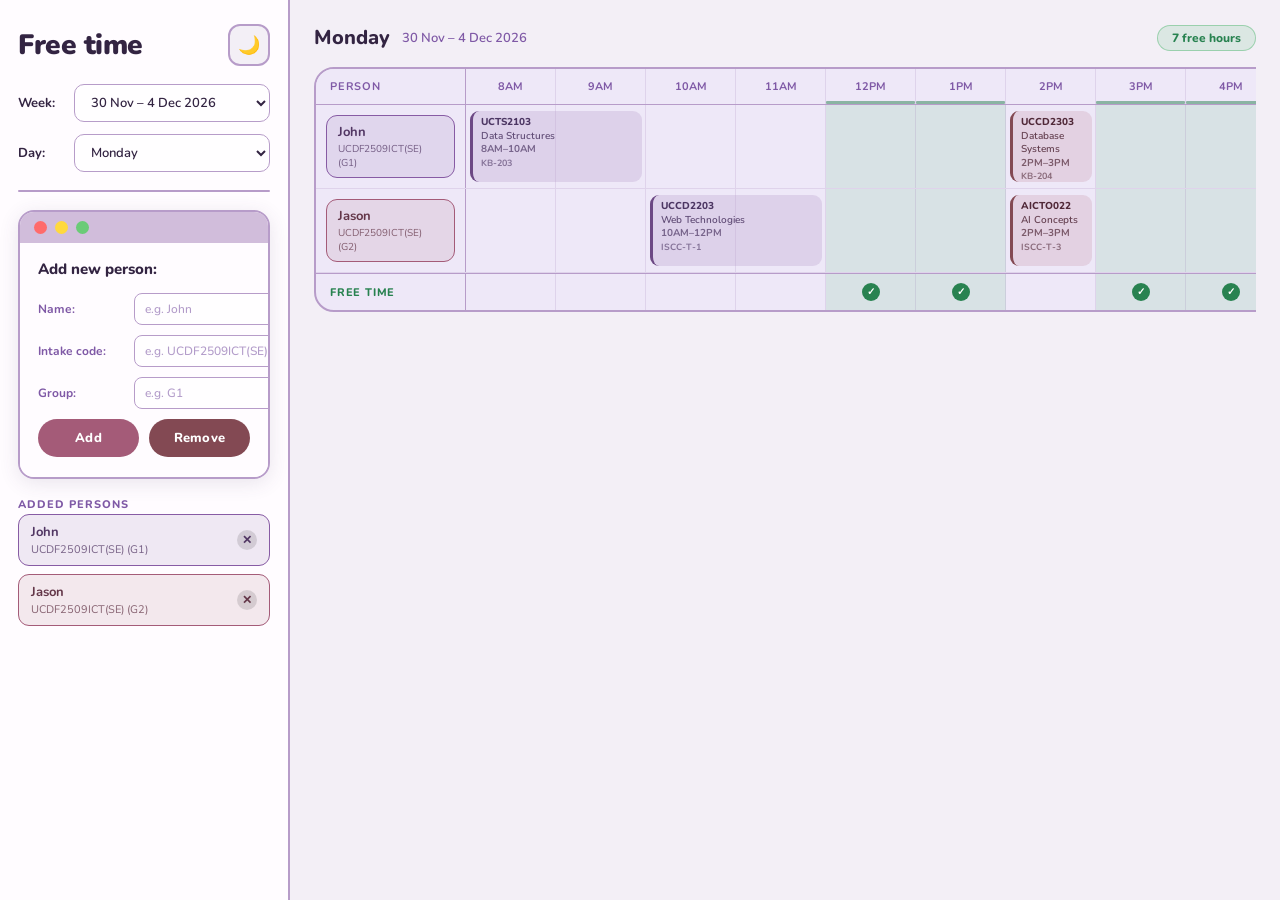
<file: free-time.html>
<!doctype html>
<html lang="en">
    <head>
        <meta charset="UTF-8" />
        <meta name="viewport" content="width=device-width,initial-scale=1.0" />
        <title>Free Time</title>
        <link
            href="https://fonts.googleapis.com/css2?family=Nunito:wght@400;500;600;700;800;900&display=swap"
            rel="stylesheet"
        />
        <style>
            * {
                box-sizing: border-box;
                margin: 0;
                padding: 0;
            }
            :root {
                --bg: rgb(243, 239, 246);
                --bg-secondary: rgb(255, 252, 255);
                --bg-grid: rgb(238, 232, 248);
                --bg-input: rgba(255, 255, 255, 0.85);
                --bg-titlebar: rgb(209, 189, 219);
                --border: rgb(183, 156, 201);
                --border-strong: rgb(127, 89, 166);
                --text: rgb(51, 36, 66);
                --text-muted: rgb(127, 89, 166);
                --primary: rgb(108, 72, 132);
                --btn-add: rgb(164, 91, 120);
                --btn-remove: rgb(131, 73, 83);
                --free-bg: rgba(90, 185, 120, 0.15);
                --free-color: rgb(40, 130, 80);
                --free-border: rgba(90, 185, 120, 0.5);
                --grid-line: rgba(135, 91, 164, 0.15);
                --shadow: 0 4px 20px rgba(76, 54, 99, 0.12);
                --font: "Nunito", sans-serif;
            }
            [data-dark] {
                --bg: rgb(14, 9, 16);
                --bg-secondary: rgb(28, 18, 33);
                --bg-grid: rgb(21, 13, 26);
                --bg-input: rgb(56, 36, 66);
                --bg-titlebar: rgb(84, 54, 99);
                --border: rgb(84, 54, 99);
                --border-strong: rgb(153, 122, 184);
                --text: rgb(230, 222, 237);
                --text-muted: rgb(153, 122, 184);
                --primary: rgb(153, 122, 184);
                --btn-add: rgb(183, 123, 147);
                --btn-remove: rgb(163, 92, 104);
                --free-bg: rgba(90, 185, 120, 0.12);
                --free-color: rgb(100, 210, 140);
                --free-border: rgba(90, 185, 120, 0.35);
                --grid-line: rgba(153, 122, 184, 0.15);
                --shadow: 0 4px 20px rgba(0, 0, 0, 0.4);
            }
            body {
                font-family: var(--font);
                background: var(--bg);
                color: var(--text);
                min-height: 100vh;
                transition:
                    background 0.3s,
                    color 0.3s;
            }
            ::-webkit-scrollbar {
                width: 5px;
                height: 5px;
            }
            ::-webkit-scrollbar-track {
                background: transparent;
            }
            ::-webkit-scrollbar-thumb {
                background: var(--border);
                border-radius: 10px;
            }

            /* ── Layout ── */
            .app {
                display: flex;
                height: 100vh;
                overflow: hidden;
            }
            .sidebar {
                width: 290px;
                min-width: 290px;
                padding: 24px 18px;
                background: var(--bg-secondary);
                border-right: 2px solid var(--border);
                overflow-y: auto;
                display: flex;
                flex-direction: column;
                gap: 18px;
                transition:
                    background 0.3s,
                    border-color 0.3s;
            }
            .main {
                flex: 1;
                padding: 24px;
                overflow: auto;
                display: flex;
                flex-direction: column;
                gap: 16px;
            }

            /* ── Header ── */
            .page-header {
                display: flex;
                align-items: center;
                justify-content: space-between;
            }
            .page-title {
                font-size: 28px;
                font-weight: 900;
                letter-spacing: -0.5px;
                color: var(--text);
            }
            .dark-btn {
                width: 42px;
                height: 42px;
                border-radius: 12px;
                border: 2px solid var(--border);
                background: var(--bg);
                cursor: pointer;
                font-size: 18px;
                display: flex;
                align-items: center;
                justify-content: center;
                transition: all 0.2s;
                color: var(--text);
            }
            .dark-btn:hover {
                border-color: var(--border-strong);
                transform: scale(1.05);
            }

            /* ── Selectors ── */
            .field-row {
                display: flex;
                align-items: center;
                gap: 10px;
            }
            .field-label {
                font-weight: 700;
                font-size: 13px;
                min-width: 46px;
                color: var(--text);
            }
            .styled-select {
                flex: 1;
                background: var(--bg-input);
                border: 1.5px solid var(--border);
                border-radius: 10px;
                padding: 8px 12px;
                font-family: var(--font);
                font-size: 13px;
                font-weight: 600;
                color: var(--text);
                outline: none;
                cursor: pointer;
                transition: border-color 0.2s;
            }
            .styled-select:focus {
                border-color: var(--border-strong);
            }

            /* ── OS Window ── */
            .window {
                border-radius: 16px;
                overflow: hidden;
                border: 2px solid var(--border);
                box-shadow: var(--shadow);
            }
            .window-bar {
                background: var(--bg-titlebar);
                padding: 9px 14px;
                display: flex;
                align-items: center;
                gap: 8px;
                transition: background 0.3s;
            }
            .wbtn {
                width: 13px;
                height: 13px;
                border-radius: 50%;
                border: none;
                cursor: pointer;
                font-size: 0;
            }
            .window-body {
                background: var(--bg-secondary);
                padding: 16px 18px 20px;
                transition: background 0.3s;
            }
            .window-title {
                font-size: 15px;
                font-weight: 800;
                margin-bottom: 14px;
            }
            .input-row {
                display: flex;
                align-items: center;
                gap: 8px;
                margin-bottom: 10px;
            }
            .input-label {
                font-weight: 700;
                font-size: 12px;
                min-width: 88px;
                color: var(--text-muted);
            }
            .styled-input {
                flex: 1;
                background: var(--bg-input);
                border: 1.5px solid var(--border);
                border-radius: 8px;
                padding: 7px 10px;
                font-family: var(--font);
                font-size: 12px;
                font-weight: 600;
                color: var(--text);
                outline: none;
                transition: border-color 0.2s;
            }
            .styled-input:focus {
                border-color: var(--border-strong);
            }
            .styled-input::placeholder {
                color: var(--text-muted);
                opacity: 0.6;
                font-weight: 500;
            }
            .btn-row {
                display: flex;
                gap: 10px;
                margin-top: 4px;
            }
            .pill-btn {
                flex: 1;
                border: none;
                border-radius: 50px;
                padding: 10px 0;
                font-family: var(--font);
                font-size: 13px;
                font-weight: 800;
                cursor: pointer;
                transition: all 0.2s;
                color: #fff;
                letter-spacing: 0.2px;
            }
            .pill-btn:hover {
                transform: translateY(-2px);
                box-shadow: 0 5px 14px rgba(0, 0, 0, 0.25);
            }
            .pill-btn:active {
                transform: translateY(0);
            }
            .btn-add {
                background: var(--btn-add);
            }
            .btn-remove {
                background: var(--btn-remove);
            }

            /* ── Person list ── */
            .person-list {
                display: flex;
                flex-direction: column;
                gap: 8px;
            }
            .person-list-label {
                font-size: 11px;
                font-weight: 800;
                letter-spacing: 1px;
                text-transform: uppercase;
                color: var(--text-muted);
                margin-bottom: 2px;
            }
            .person-card {
                border-radius: 11px;
                padding: 8px 12px;
                border: 1.5px solid;
                cursor: pointer;
                transition: opacity 0.2s;
                display: flex;
                align-items: center;
                justify-content: space-between;
            }
            .person-card:hover {
                opacity: 0.8;
            }
            .person-card-name {
                font-size: 13px;
                font-weight: 700;
            }
            .person-card-sub {
                font-size: 11px;
                opacity: 0.75;
                margin-top: 1px;
            }
            .person-del {
                width: 20px;
                height: 20px;
                border-radius: 50%;
                border: none;
                background: rgba(0, 0, 0, 0.12);
                cursor: pointer;
                font-size: 12px;
                font-weight: 700;
                display: flex;
                align-items: center;
                justify-content: center;
                color: inherit;
                transition: background 0.15s;
                flex-shrink: 0;
            }
            .person-del:hover {
                background: rgba(0, 0, 0, 0.25);
            }

            /* ── Section divider ── */
            .divider {
                height: 1.5px;
                background: var(--border);
                border-radius: 1px;
            }

            /* ── Timetable header bar ── */
            .timetable-topbar {
                display: flex;
                align-items: center;
                gap: 12px;
                flex-wrap: wrap;
            }
            .tt-day {
                font-size: 20px;
                font-weight: 800;
            }
            .tt-week-label {
                font-size: 13px;
                color: var(--text-muted);
                font-weight: 600;
            }
            .free-badge {
                margin-left: auto;
                background: var(--free-bg);
                color: var(--free-color);
                border: 1.5px solid var(--free-border);
                border-radius: 50px;
                padding: 4px 14px;
                font-size: 12px;
                font-weight: 800;
            }

            /* ── Grid wrapper ── */
            .grid-outer {
                background: var(--bg-grid);
                border-radius: 20px;
                border: 2px solid var(--border);
                overflow: hidden;
                min-width: 600px;
            }

            /* ── Grid header (time labels) ── */
            .grid-header {
                display: flex;
                border-bottom: 1.5px solid var(--border);
                position: sticky;
                top: 0;
                z-index: 10;
                background: var(--bg-grid);
            }
            .grid-name-col {
                min-width: 150px;
                width: 150px;
                padding: 10px 14px;
                border-right: 1.5px solid var(--border);
                font-size: 11px;
                font-weight: 700;
                color: var(--text-muted);
                text-transform: uppercase;
                letter-spacing: 0.8px;
            }
            .grid-time-cell {
                min-width: 90px;
                width: 90px;
                padding: 10px 0;
                text-align: center;
                font-size: 11px;
                font-weight: 700;
                color: var(--text-muted);
                border-right: 1px solid var(--grid-line);
                position: relative;
            }
            .free-time-tick {
                position: absolute;
                bottom: 0;
                left: 0;
                right: 0;
                height: 3px;
                background: var(--free-color);
                opacity: 0.5;
                border-radius: 1px;
            }

            /* ── Grid row ── */
            .grid-row {
                display: flex;
                border-bottom: 1px solid var(--grid-line);
                min-height: 76px;
                position: relative;
            }
            .grid-row:last-child {
                border-bottom: none;
            }
            .grid-name-cell {
                min-width: 150px;
                width: 150px;
                padding: 10px 10px;
                border-right: 1.5px solid var(--border);
                display: flex;
                align-items: center;
            }
            .person-tag {
                border-radius: 11px;
                padding: 7px 11px;
                border: 1.5px solid;
                width: 100%;
            }
            .person-tag-name {
                font-size: 13px;
                font-weight: 700;
            }
            .person-tag-sub {
                font-size: 10px;
                opacity: 0.75;
                margin-top: 1px;
                line-height: 1.4;
            }

            .grid-timeline {
                flex: 1;
                position: relative;
                display: flex;
            }
            .time-slot-bg {
                min-width: 90px;
                width: 90px;
                height: 100%;
                border-right: 1px solid var(--grid-line);
                position: relative;
                transition: background 0.2s;
            }
            .time-slot-bg.is-free {
                background: var(--free-bg);
            }

            /* ── Class block ── */
            .class-block {
                position: absolute;
                top: 6px;
                bottom: 6px;
                border-radius: 9px;
                padding: 5px 8px;
                font-size: 10px;
                font-weight: 700;
                overflow: hidden;
                cursor: default;
                border-left: 3px solid;
                line-height: 1.35;
                transition:
                    transform 0.15s,
                    box-shadow 0.15s;
                z-index: 2;
            }
            .class-block:hover {
                transform: scaleY(1.02);
                box-shadow: 0 3px 10px rgba(0, 0, 0, 0.18);
            }
            .class-subject {
                font-size: 10px;
                font-weight: 800;
            }
            .class-name {
                font-size: 10px;
                font-weight: 600;
                opacity: 0.85;
            }
            .class-time {
                font-size: 10px;
                opacity: 0.7;
            }
            .class-room {
                font-size: 9px;
                opacity: 0.6;
            }

            /* ── Free time summary row ── */
            .free-row {
                display: flex;
                background: transparent;
                border-top: 1.5px solid var(--border);
            }
            .free-row-label {
                min-width: 150px;
                width: 150px;
                padding: 8px 14px;
                border-right: 1.5px solid var(--border);
                display: flex;
                align-items: center;
                font-size: 11px;
                font-weight: 800;
                text-transform: uppercase;
                letter-spacing: 0.8px;
                color: var(--free-color);
            }
            .free-row-slot {
                min-width: 90px;
                width: 90px;
                border-right: 1px solid var(--grid-line);
                display: flex;
                align-items: center;
                justify-content: center;
                min-height: 36px;
                transition: background 0.2s;
            }
            .free-row-slot.is-free {
                background: var(--free-bg);
            }
            .free-check {
                width: 18px;
                height: 18px;
                border-radius: 50%;
                background: var(--free-color);
                display: flex;
                align-items: center;
                justify-content: center;
                font-size: 10px;
                color: #fff;
                font-weight: 800;
            }

            /* ── Empty state ── */
            .empty-state {
                display: flex;
                flex-direction: column;
                align-items: center;
                justify-content: center;
                gap: 10px;
                padding: 60px 20px;
                color: var(--text-muted);
                background: var(--bg-grid);
                border-radius: 20px;
                border: 2px dashed var(--border);
            }
            .empty-icon {
                font-size: 36px;
            }
            .empty-text {
                font-size: 15px;
                font-weight: 700;
            }
            .empty-sub {
                font-size: 13px;
                opacity: 0.7;
            }

            /* ── Mobile ── */
            @media (max-width: 700px) {
                .app {
                    flex-direction: column;
                    height: auto;
                    overflow: auto;
                }
                .sidebar {
                    width: 100%;
                    min-width: unset;
                    border-right: none;
                    border-bottom: 2px solid var(--border);
                    overflow-y: visible;
                }
                .main {
                    padding: 16px;
                }
                .grid-outer {
                    min-width: 500px;
                }
            }
        </style>
    </head>
    <body>
        <div class="app" id="app">
            <!-- ── SIDEBAR ── -->
            <aside class="sidebar">
                <div class="page-header">
                    <span class="page-title">Free time</span>
                    <button
                        class="dark-btn"
                        id="darkBtn"
                        title="Toggle dark mode"
                    >
                        🌙
                    </button>
                </div>

                <div style="display: flex; flex-direction: column; gap: 12px">
                    <div class="field-row">
                        <span class="field-label">Week:</span>
                        <select class="styled-select" id="weekSelect"></select>
                    </div>
                    <div class="field-row">
                        <span class="field-label">Day:</span>
                        <select class="styled-select" id="daySelect">
                            <option>Monday</option>
                            <option>Tuesday</option>
                            <option>Wednesday</option>
                            <option>Thursday</option>
                            <option>Friday</option>
                        </select>
                    </div>
                </div>

                <div class="divider"></div>

                <!-- OS-style add window -->
                <div class="window">
                    <div class="window-bar">
                        <button
                            class="wbtn"
                            style="background: #ff6b6b"
                        ></button>
                        <button
                            class="wbtn"
                            style="background: #ffd93d"
                        ></button>
                        <button
                            class="wbtn"
                            style="background: #6bcb77"
                        ></button>
                    </div>
                    <div class="window-body">
                        <div class="window-title">Add new person:</div>
                        <div class="input-row">
                            <span class="input-label">Name:</span>
                            <input
                                class="styled-input"
                                id="inName"
                                placeholder="e.g. John"
                                autocomplete="off"
                            />
                        </div>
                        <div class="input-row">
                            <span class="input-label">Intake code:</span>
                            <input
                                class="styled-input"
                                id="inIntake"
                                placeholder="e.g. UCDF2509ICT(SE)"
                                autocomplete="off"
                            />
                        </div>
                        <div class="input-row">
                            <span class="input-label">Group:</span>
                            <input
                                class="styled-input"
                                id="inGroup"
                                placeholder="e.g. G1"
                                autocomplete="off"
                            />
                        </div>
                        <div class="btn-row">
                            <button class="pill-btn btn-add" id="btnAdd">
                                Add
                            </button>
                            <button class="pill-btn btn-remove" id="btnRemove">
                                Remove
                            </button>
                        </div>
                    </div>
                </div>

                <!-- Person list -->
                <div id="personListWrap" style="display: none">
                    <div class="person-list-label">Added persons</div>
                    <div class="person-list" id="personList"></div>
                </div>
            </aside>

            <!-- ── MAIN ── -->
            <main class="main">
                <div class="timetable-topbar">
                    <span class="tt-day" id="ttDay">Monday</span>
                    <span class="tt-week-label" id="ttWeek"></span>
                    <span
                        class="free-badge"
                        id="freeBadge"
                        style="display: none"
                    ></span>
                </div>
                <div style="overflow-x: auto" id="gridWrap">
                    <div class="empty-state" id="emptyState">
                        <div class="empty-icon">🗓️</div>
                        <div class="empty-text">No one added yet</div>
                        <div class="empty-sub">
                            Add a person using the panel on the left
                        </div>
                    </div>
                </div>
            </main>
        </div>

        <script>
            /* ── Timetable DB (keyed by intakeCode → group → day → classes) ── */
            const DB = {
                "UCDF2509ICT(SE)": {
                    G1: {
                        Monday: [
                            {
                                id: 1,
                                sub: "UCTS2103",
                                name: "Data Structures",
                                start: 8,
                                dur: 2,
                                room: "KB-203",
                            },
                            {
                                id: 2,
                                sub: "UCCD2303",
                                name: "Database Systems",
                                start: 14,
                                dur: 1,
                                room: "KB-204",
                            },
                        ],
                        Tuesday: [
                            {
                                id: 3,
                                sub: "UCCD2203",
                                name: "Web Technologies",
                                start: 10,
                                dur: 2,
                                room: "ISCC-T-2",
                            },
                            {
                                id: 4,
                                sub: "AICTO022",
                                name: "AI Concepts",
                                start: 15,
                                dur: 1,
                                room: "ISCC-T-3",
                            },
                        ],
                        Wednesday: [
                            {
                                id: 5,
                                sub: "UCCD2303",
                                name: "Database Lab",
                                start: 9,
                                dur: 2,
                                room: "Lab-3",
                            },
                            {
                                id: 6,
                                sub: "UCTS3103",
                                name: "Software Eng",
                                start: 14,
                                dur: 2,
                                room: "KB-101",
                            },
                        ],
                        Thursday: [
                            {
                                id: 7,
                                sub: "AICTO022",
                                name: "AI Concepts",
                                start: 10,
                                dur: 1,
                                room: "ISCC-T-3",
                            },
                            {
                                id: 8,
                                sub: "UCCD2203",
                                name: "Web Lab",
                                start: 14,
                                dur: 2,
                                room: "Lab-2",
                            },
                        ],
                        Friday: [
                            {
                                id: 9,
                                sub: "UCTS2103",
                                name: "DS Lab",
                                start: 11,
                                dur: 2,
                                room: "Lab-1",
                            },
                            {
                                id: 10,
                                sub: "UCTS3103",
                                name: "Soft Eng Tut",
                                start: 15,
                                dur: 1,
                                room: "KB-102",
                            },
                        ],
                    },
                    G2: {
                        Monday: [
                            {
                                id: 11,
                                sub: "UCCD2203",
                                name: "Web Technologies",
                                start: 10,
                                dur: 2,
                                room: "ISCC-T-1",
                            },
                            {
                                id: 12,
                                sub: "AICTO022",
                                name: "AI Concepts",
                                start: 14,
                                dur: 1,
                                room: "ISCC-T-3",
                            },
                        ],
                        Tuesday: [
                            {
                                id: 13,
                                sub: "UCTS2103",
                                name: "Data Structures",
                                start: 8,
                                dur: 2,
                                room: "KB-203",
                            },
                            {
                                id: 14,
                                sub: "UCCD2303",
                                name: "Database Systems",
                                start: 13,
                                dur: 1,
                                room: "KB-204",
                            },
                        ],
                        Wednesday: [
                            {
                                id: 15,
                                sub: "UCCD2203",
                                name: "Web Lab",
                                start: 10,
                                dur: 2,
                                room: "Lab-2",
                            },
                            {
                                id: 16,
                                sub: "UCTS2103",
                                name: "DS Lab",
                                start: 14,
                                dur: 2,
                                room: "Lab-1",
                            },
                        ],
                        Thursday: [
                            {
                                id: 17,
                                sub: "UCCD2303",
                                name: "Database Lab",
                                start: 9,
                                dur: 2,
                                room: "Lab-3",
                            },
                            {
                                id: 18,
                                sub: "UCTS3103",
                                name: "Software Eng",
                                start: 14,
                                dur: 2,
                                room: "KB-101",
                            },
                        ],
                        Friday: [
                            {
                                id: 19,
                                sub: "AICTO022",
                                name: "AI Lab",
                                start: 11,
                                dur: 2,
                                room: "ISCC-T-3",
                            },
                            {
                                id: 20,
                                sub: "UCTS3103",
                                name: "Soft Eng Tut",
                                start: 15,
                                dur: 1,
                                room: "KB-102",
                            },
                        ],
                    },
                    G3: {
                        Monday: [
                            {
                                id: 21,
                                sub: "UCCD2303",
                                name: "Database Systems",
                                start: 8,
                                dur: 1,
                                room: "KB-204",
                            },
                            {
                                id: 22,
                                sub: "UCTS2103",
                                name: "Data Structures",
                                start: 11,
                                dur: 2,
                                room: "KB-203",
                            },
                        ],
                        Tuesday: [
                            {
                                id: 23,
                                sub: "UCTS3103",
                                name: "Software Eng",
                                start: 9,
                                dur: 2,
                                room: "KB-101",
                            },
                            {
                                id: 24,
                                sub: "AICTO022",
                                name: "AI Concepts",
                                start: 13,
                                dur: 1,
                                room: "ISCC-T-3",
                            },
                        ],
                        Wednesday: [
                            {
                                id: 25,
                                sub: "UCCD2203",
                                name: "Web Technologies",
                                start: 8,
                                dur: 2,
                                room: "ISCC-T-2",
                            },
                            {
                                id: 26,
                                sub: "UCCD2303",
                                name: "Database Lab",
                                start: 13,
                                dur: 2,
                                room: "Lab-3",
                            },
                        ],
                        Thursday: [
                            {
                                id: 27,
                                sub: "AICTO022",
                                name: "AI Lab",
                                start: 10,
                                dur: 2,
                                room: "ISCC-T-3",
                            },
                            {
                                id: 28,
                                sub: "UCCD2203",
                                name: "Web Lab",
                                start: 14,
                                dur: 2,
                                room: "Lab-2",
                            },
                        ],
                        Friday: [
                            {
                                id: 29,
                                sub: "UCTS2103",
                                name: "DS Lab",
                                start: 9,
                                dur: 2,
                                room: "Lab-1",
                            },
                            {
                                id: 30,
                                sub: "UCTS3103",
                                name: "Soft Eng Tut",
                                start: 13,
                                dur: 1,
                                room: "KB-102",
                            },
                        ],
                    },
                },
                UCDF2509CS: {
                    G1: {
                        Monday: [
                            {
                                id: 31,
                                sub: "UCCD3103",
                                name: "OS Concepts",
                                start: 9,
                                dur: 2,
                                room: "KB-301",
                            },
                            {
                                id: 32,
                                sub: "UCCD3203",
                                name: "Computer Networks",
                                start: 14,
                                dur: 1,
                                room: "KB-302",
                            },
                        ],
                        Tuesday: [
                            {
                                id: 33,
                                sub: "UCTS3203",
                                name: "Algorithm Design",
                                start: 8,
                                dur: 2,
                                room: "KB-203",
                            },
                            {
                                id: 34,
                                sub: "UCCD3103",
                                name: "OS Lab",
                                start: 14,
                                dur: 2,
                                room: "Lab-5",
                            },
                        ],
                        Wednesday: [
                            {
                                id: 35,
                                sub: "UCCD3203",
                                name: "Network Lab",
                                start: 10,
                                dur: 2,
                                room: "Lab-4",
                            },
                        ],
                        Thursday: [
                            {
                                id: 36,
                                sub: "UCTS3203",
                                name: "Algorithm Tut",
                                start: 11,
                                dur: 1,
                                room: "KB-201",
                            },
                            {
                                id: 37,
                                sub: "UCCD4103",
                                name: "Machine Learning",
                                start: 14,
                                dur: 2,
                                room: "KB-401",
                            },
                        ],
                        Friday: [
                            {
                                id: 38,
                                sub: "UCCD4103",
                                name: "ML Lab",
                                start: 10,
                                dur: 2,
                                room: "Lab-6",
                            },
                        ],
                    },
                },
            };

            const HOURS = Array.from({ length: 12 }, (_, i) => i + 8);
            const HOUR_W = 90;
            const DAYS = [
                "Monday",
                "Tuesday",
                "Wednesday",
                "Thursday",
                "Friday",
            ];

            const PERSON_PALETTES = [
                {
                    bg: "rgba(135,91,164,0.13)",
                    border: "rgb(135,91,164)",
                    text: "rgb(81,54,99)",
                    blockBg: "rgba(135,91,164,0.18)",
                    blockBorder: "rgb(108,72,132)",
                    blockText: "rgb(76,54,99)",
                },
                {
                    bg: "rgba(164,91,120,0.13)",
                    border: "rgb(164,91,120)",
                    text: "rgb(99,54,72)",
                    blockBg: "rgba(164,91,120,0.18)",
                    blockBorder: "rgb(131,73,83)",
                    blockText: "rgb(76,40,60)",
                },
                {
                    bg: "rgba(91,135,164,0.13)",
                    border: "rgb(91,135,164)",
                    text: "rgb(54,81,99)",
                    blockBg: "rgba(91,135,164,0.18)",
                    blockBorder: "rgb(60,100,132)",
                    blockText: "rgb(40,60,80)",
                },
                {
                    bg: "rgba(91,164,120,0.13)",
                    border: "rgb(91,164,120)",
                    text: "rgb(40,90,60)",
                    blockBg: "rgba(91,164,120,0.18)",
                    blockBorder: "rgb(60,132,90)",
                    blockText: "rgb(30,70,50)",
                },
                {
                    bg: "rgba(164,140,91,0.13)",
                    border: "rgb(164,140,91)",
                    text: "rgb(90,75,40)",
                    blockBg: "rgba(164,140,91,0.18)",
                    blockBorder: "rgb(130,110,60)",
                    blockText: "rgb(80,65,30)",
                },
            ];

            // ── State ──
            let persons = [
                {
                    id: 1,
                    name: "John",
                    intakeCode: "UCDF2509ICT(SE)",
                    group: "G1",
                },
                {
                    id: 2,
                    name: "Jason",
                    intakeCode: "UCDF2509ICT(SE)",
                    group: "G2",
                },
            ];
            let nextId = 3;
            let dark = false;
            let selectedDay = "Monday";
            let selectedWeek = 0;

            // ── Week options ──
            function buildWeeks() {
                const sel = document.getElementById("weekSelect");
                const now = new Date();
                const mon = new Date(now);
                mon.setDate(now.getDate() - ((now.getDay() + 6) % 7));
                const fmt = (d) =>
                    d.toLocaleDateString("en-MY", {
                        day: "numeric",
                        month: "short",
                    });
                for (let i = -2; i <= 8; i++) {
                    const ws = new Date(mon);
                    ws.setDate(mon.getDate() + i * 7);
                    const we = new Date(ws);
                    we.setDate(ws.getDate() + 4);
                    const yr = we.getFullYear();
                    const opt = document.createElement("option");
                    opt.value = i;
                    opt.textContent = `${fmt(ws)} – ${fmt(we)} ${yr}`;
                    if (i === 0) opt.selected = true;
                    sel.appendChild(opt);
                }
                document.getElementById("ttWeek").textContent =
                    sel.options[sel.selectedIndex].text;
            }

            function fmtHour(h) {
                if (h === 12) return "12PM";
                if (h > 12) return `${h - 12}PM`;
                return `${h}AM`;
            }

            function getSchedule(person, day) {
                return DB[person.intakeCode]?.[person.group]?.[day] || [];
            }

            function getFreeSlots() {
                if (!persons.length) return [];
                const busy = new Set();
                persons.forEach((p) => {
                    getSchedule(p, selectedDay).forEach((c) => {
                        for (let h = c.start; h < c.start + c.dur; h++)
                            busy.add(h);
                    });
                });
                return HOURS.filter((h) => !busy.has(h));
            }

            // ── Render person sidebar list ──
            function renderPersonList() {
                const wrap = document.getElementById("personListWrap");
                const list = document.getElementById("personList");
                if (!persons.length) {
                    wrap.style.display = "none";
                    return;
                }
                wrap.style.display = "block";
                list.innerHTML = "";
                persons.forEach((p, i) => {
                    const pal = PERSON_PALETTES[i % PERSON_PALETTES.length];
                    const card = document.createElement("div");
                    card.className = "person-card";
                    card.style.cssText = `background:${pal.bg};border-color:${pal.border};color:${pal.text}`;
                    card.innerHTML = `
      <div>
        <div class="person-card-name">${p.name}</div>
        <div class="person-card-sub">${p.intakeCode} (${p.group})</div>
      </div>
      <button class="person-del" data-id="${p.id}" title="Remove">✕</button>
    `;
                    list.appendChild(card);
                });
            }

            // ── Render timetable grid ──
            function renderGrid() {
                const free = getFreeSlots();
                const badge = document.getElementById("freeBadge");
                const ttDay = document.getElementById("ttDay");
                ttDay.textContent = selectedDay;

                if (persons.length === 0) {
                    document.getElementById("gridWrap").innerHTML = `
      <div class="empty-state">
        <div class="empty-icon">🗓️</div>
        <div class="empty-text">No one added yet</div>
        <div class="empty-sub">Add a person using the panel on the left</div>
      </div>`;
                    badge.style.display = "none";
                    return;
                }

                // Free badge
                if (free.length && persons.length > 1) {
                    badge.style.display = "inline-block";
                    badge.textContent = `${free.length} free hour${free.length !== 1 ? "s" : ""}`;
                } else {
                    badge.style.display = "none";
                }

                const totalW = 150 + HOURS.length * HOUR_W;

                let html = `<div class="grid-outer" style="width:${totalW}px">`;

                // Header
                html += `<div class="grid-header">
    <div class="grid-name-col">Person</div>`;
                HOURS.forEach((h) => {
                    const isFree = free.includes(h) && persons.length > 1;
                    html += `<div class="grid-time-cell">
      ${fmtHour(h)}
      ${isFree ? '<div class="free-time-tick"></div>' : ""}
    </div>`;
                });
                html += `</div>`;

                // Person rows
                persons.forEach((p, pi) => {
                    const pal = PERSON_PALETTES[pi % PERSON_PALETTES.length];
                    const schedule = getSchedule(p, selectedDay);
                    html += `<div class="grid-row">
      <div class="grid-name-cell">
        <div class="person-tag" style="background:${pal.bg};border-color:${pal.border};color:${pal.text}">
          <div class="person-tag-name">${p.name}</div>
          <div class="person-tag-sub">${p.intakeCode}<br/>(${p.group})</div>
        </div>
      </div>
      <div class="grid-timeline">`;
                    HOURS.forEach((h) => {
                        const isFree = free.includes(h) && persons.length > 1;
                        html += `<div class="time-slot-bg${isFree ? " is-free" : ""}"></div>`;
                    });
                    // Class blocks
                    schedule.forEach((cls, ci) => {
                        const left = (cls.start - 8) * HOUR_W + 4;
                        const width = cls.dur * HOUR_W - 8;
                        const bc = [
                            {
                                bg: "rgba(183,156,201,0.3)",
                                border: "rgb(108,72,132)",
                                text: "rgb(76,54,99)",
                            },
                            {
                                bg: "rgba(201,156,174,0.3)",
                                border: "rgb(131,73,83)",
                                text: "rgb(80,40,56)",
                            },
                            {
                                bg: "rgba(164,190,201,0.3)",
                                border: "rgb(60,100,132)",
                                text: "rgb(40,60,80)",
                            },
                        ][ci % 3];
                        html += `<div class="class-block" style="left:${left}px;width:${width}px;background:${bc.bg};border-left-color:${bc.border};color:${bc.text}">
        <div class="class-subject">${cls.sub}</div>
        <div class="class-name">${cls.name}</div>
        <div class="class-time">${fmtHour(cls.start)}–${fmtHour(cls.start + cls.dur)}</div>
        <div class="class-room">${cls.room}</div>
      </div>`;
                    });
                    html += `</div></div>`;
                });

                // Free time summary row (only if ≥2 persons)
                if (persons.length > 1) {
                    html += `<div class="free-row">
      <div class="free-row-label">Free&nbsp;Time</div>`;
                    HOURS.forEach((h) => {
                        const isFree = free.includes(h);
                        html += `<div class="free-row-slot${isFree ? " is-free" : ""}">
        ${isFree ? '<div class="free-check">✓</div>' : ""}
      </div>`;
                    });
                    html += `</div>`;
                }

                html += `</div>`;
                document.getElementById("gridWrap").innerHTML = html;
            }

            // ── Full render ──
            function render() {
                renderPersonList();
                renderGrid();
            }

            // ── Dark mode ──
            function applyDark() {
                const app = document.getElementById("app");
                const btn = document.getElementById("darkBtn");
                if (dark) {
                    app.setAttribute("data-dark", "");
                    btn.textContent = "☀️";
                } else {
                    app.removeAttribute("data-dark");
                    btn.textContent = "🌙";
                }
            }

            // ── Add person ──
            document.getElementById("btnAdd").addEventListener("click", () => {
                const name = document.getElementById("inName").value.trim();
                const intake = document.getElementById("inIntake").value.trim();
                const group = document.getElementById("inGroup").value.trim();
                if (!name || !intake || !group) return;
                persons.push({ id: nextId++, name, intakeCode: intake, group });
                document.getElementById("inName").value = "";
                document.getElementById("inIntake").value = "";
                document.getElementById("inGroup").value = "";
                render();
            });

            // Enter key
            ["inName", "inIntake", "inGroup"].forEach((id) => {
                document.getElementById(id).addEventListener("keydown", (e) => {
                    if (e.key === "Enter")
                        document.getElementById("btnAdd").click();
                });
            });

            // ── Remove last person ──
            document
                .getElementById("btnRemove")
                .addEventListener("click", () => {
                    if (!persons.length) return;
                    persons.pop();
                    render();
                });

            // ── Remove individual person ──
            document
                .getElementById("personList")
                .addEventListener("click", (e) => {
                    const btn = e.target.closest("[data-id]");
                    if (!btn) return;
                    const id = +btn.dataset.id;
                    persons = persons.filter((p) => p.id !== id);
                    render();
                });

            // ── Day/Week change ──
            document
                .getElementById("daySelect")
                .addEventListener("change", (e) => {
                    selectedDay = e.target.value;
                    render();
                });
            document
                .getElementById("weekSelect")
                .addEventListener("change", (e) => {
                    selectedWeek = +e.target.value;
                    document.getElementById("ttWeek").textContent =
                        e.target.options[e.target.selectedIndex].text;
                    render();
                });

            // ── Dark mode toggle ──
            document.getElementById("darkBtn").addEventListener("click", () => {
                dark = !dark;
                applyDark();
                render();
            });

            // ── Dark mode: update block colours for dark ──
            // Intercept grid render to swap block colours in dark mode
            const _origRender = render;
            function renderWithDark() {
                _origRender();
                if (dark) {
                    document.querySelectorAll(".class-block").forEach((el) => {
                        // lighten the existing inline colours for dark bg
                        el.style.color = "rgb(207,189,219)";
                    });
                    document.querySelectorAll(".person-tag").forEach((el) => {
                        el.style.color = "rgb(207,189,219)";
                    });
                }
            }
            // Replace render calls with dark-aware version
            document
                .getElementById("btnAdd")
                .addEventListener("click", () => {}, true);

            // ── Init ──
            buildWeeks();
            render();

            // fix dark mode block text on re-render
            const origGridRender = renderGrid;
            function renderAll() {
                renderPersonList();
                renderGrid();
                if (dark) {
                    document.querySelectorAll(".class-block").forEach((el) => {
                        el.style.color = "rgb(207,189,219)";
                    });
                    document.querySelectorAll(".person-tag").forEach((el) => {
                        el.style.color = "rgb(207,189,219)";
                    });
                    document
                        .querySelectorAll(
                            ".grid-name-cell .person-card-sub,.grid-name-cell .person-card-name",
                        )
                        .forEach((el) => {
                            el.style.color = "rgb(207,189,219)";
                        });
                }
            }

            // Re-wire all render calls to renderAll
            document.getElementById("btnAdd").onclick = () => {
                const name = document.getElementById("inName").value.trim();
                const intake = document.getElementById("inIntake").value.trim();
                const group = document.getElementById("inGroup").value.trim();
                if (!name || !intake || !group) return;
                persons.push({ id: nextId++, name, intakeCode: intake, group });
                document.getElementById("inName").value = "";
                document.getElementById("inIntake").value = "";
                document.getElementById("inGroup").value = "";
                renderAll();
            };
            document.getElementById("btnRemove").onclick = () => {
                if (!persons.length) return;
                persons.pop();
                renderAll();
            };
            document.getElementById("daySelect").onchange = (e) => {
                selectedDay = e.target.value;
                renderAll();
            };
            document.getElementById("weekSelect").onchange = (e) => {
                selectedWeek = +e.target.value;
                document.getElementById("ttWeek").textContent =
                    e.target.options[e.target.selectedIndex].text;
                renderAll();
            };
            document.getElementById("darkBtn").onclick = () => {
                dark = !dark;
                applyDark();
                renderAll();
            };
            document.getElementById("personList").onclick = (e) => {
                const btn = e.target.closest("[data-id]");
                if (!btn) return;
                persons = persons.filter((p) => p.id !== btn.dataset.id * 1);
                renderAll();
            };
            ["inName", "inIntake", "inGroup"].forEach((id) => {
                document.getElementById(id).onkeydown = (e) => {
                    if (e.key === "Enter")
                        document.getElementById("btnAdd").click();
                };
            });

            renderAll();
        </script>
    </body>
</html>
</file>
